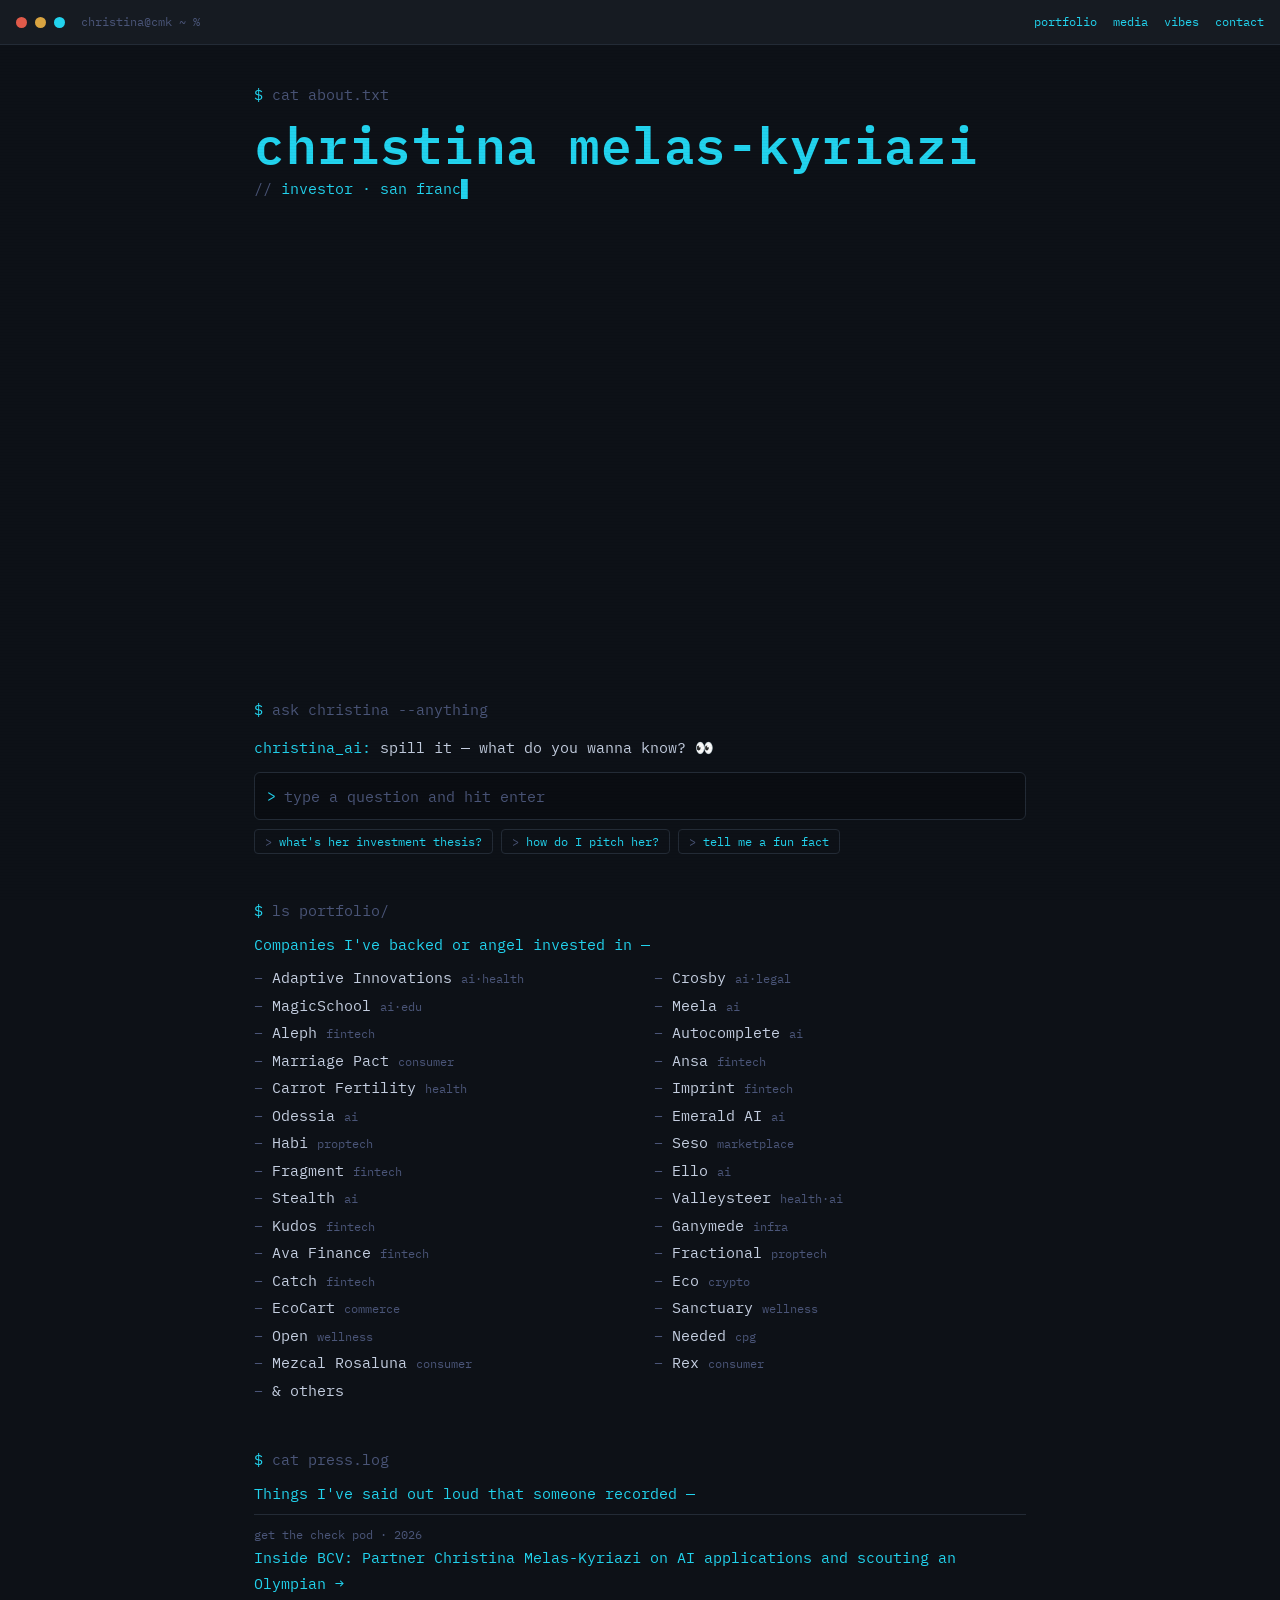
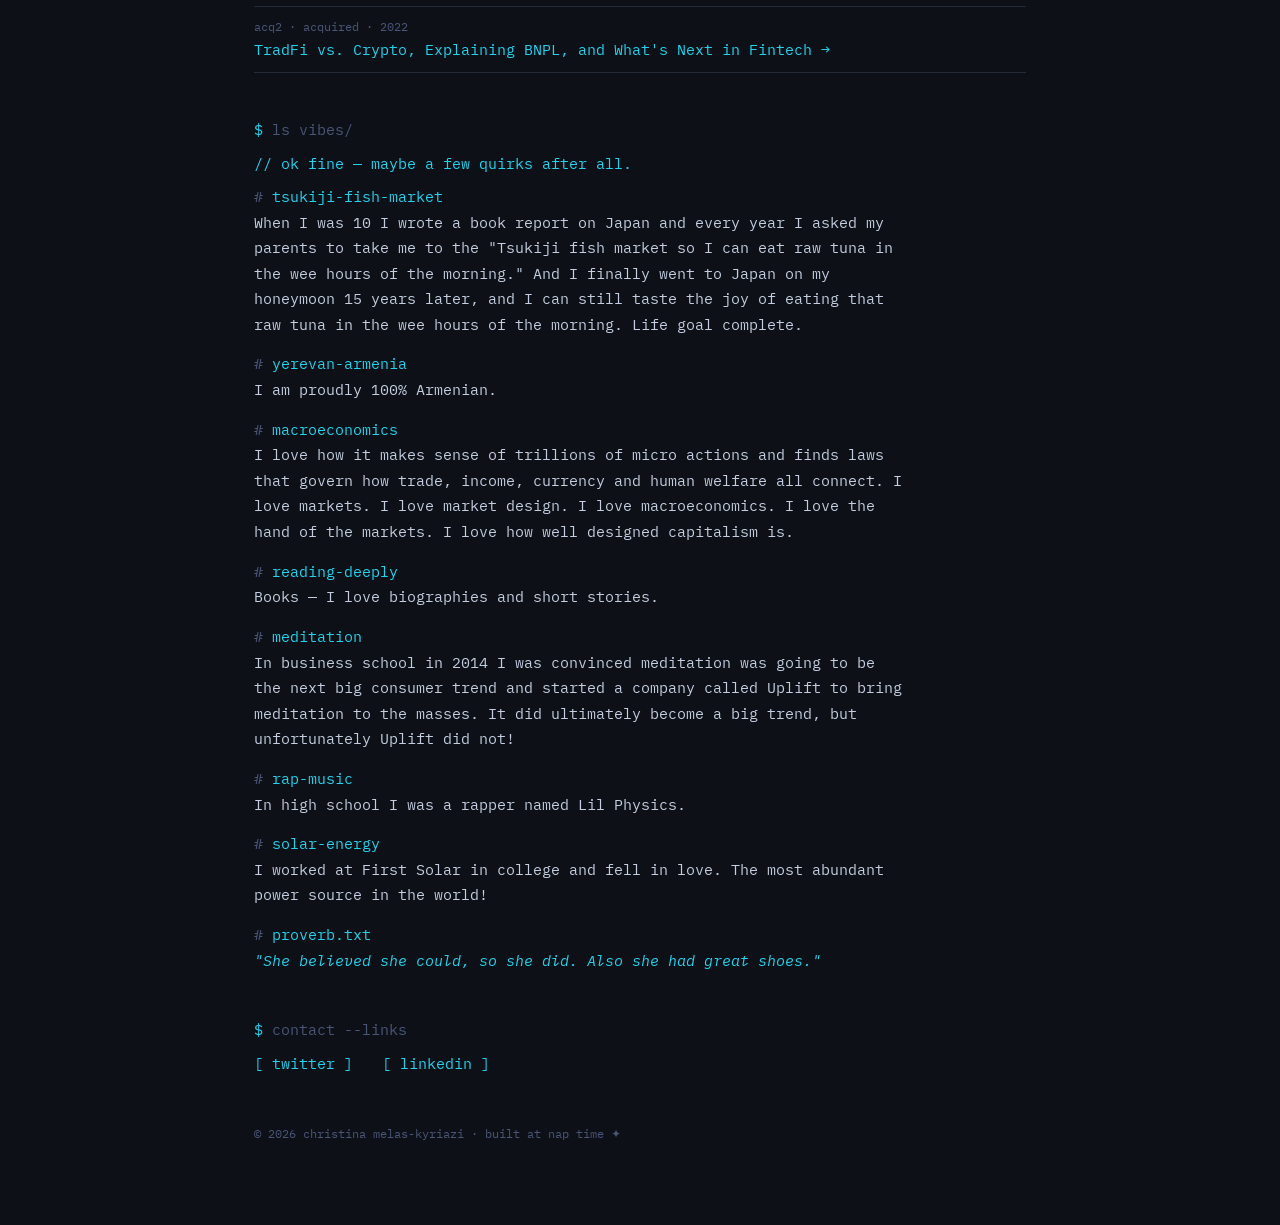
<file: index.html>
<!DOCTYPE html>
<html lang="en">
<head>
  <meta charset="UTF-8" />
  <meta name="viewport" content="width=device-width, initial-scale=1.0" />
  <title>christina@cmk ~ %</title>
  <link rel="preconnect" href="https://fonts.googleapis.com" />
  <link rel="preconnect" href="https://fonts.gstatic.com" crossorigin />
  <link href="https://fonts.googleapis.com/css2?family=IBM+Plex+Mono:wght@400;500;600;700&display=swap" rel="stylesheet" />
  <link rel="stylesheet" href="terminal.css?v=5" />
</head>
<body>

  <div class="term-bar">
    <span class="dot r"></span>
    <span class="dot y"></span>
    <span class="dot g"></span>
    <span class="term-bar-title">christina@cmk ~ %</span>
    <nav class="term-nav">
      <a href="#portfolio">portfolio</a>
      <a href="#media">media</a>
      <a href="#vibes">vibes</a>
      <a href="#contact">contact</a>
    </nav>
  </div>

  <main class="session">

    <!-- HERO / ABOUT -->
    <div class="cmd">cat about.txt</div>
    <div class="out">
      <div class="hero-name" id="heroName"></div>
      <div class="hero-tag" id="heroTag"></div>
    </div>

    <div class="out about-text" id="aboutBlock" style="margin-top:1.25rem;">
      <p>There is often a beauty to a personal website, because you get to see someone's quirks. But that's not what this is. I don't do that. But if you found this somehow, that's cool.</p>
      <p>To the extent I am defined by how I spend my time and who I am surrounded by, you'll find that I spend a lot of time with founders, builders, researchers, investors, designers, though increasingly trying to befriend some more doctors as I get older (hello!) I also spend time with little humans who remind me every day of the beauty of doing or learning something for the first time. Or running in the presidio, or drinking a matcha latte.</p>
      <p>I am endlessly fascinated by the quirks of humans. Why do we all have these silly little tics and change is so hard for us, yet we're oh so adaptive as a species. I love that human intelligence is shaped so differently from artificial intelligence and I think we should embrace that. I am trying hard to avoid the pull towards AI slop.</p>
    </div>

    <!-- CHAT -->
    <div class="cmd">ask christina --anything</div>
    <div class="chat-out">
      <div class="chat-log" id="chatLog">
        <div class="chat-line"><span class="who">christina_ai:</span> <span class="txt">spill it — what do you wanna know? 👀</span></div>
      </div>
      <form class="chat-input-line" id="chatForm">
        <span class="prompt">&gt;</span>
        <input type="text" id="chatInput" placeholder="type a question and hit enter" autocomplete="off" />
      </form>
      <div class="chat-hints" id="chatHints">
        <button type="button" class="chat-hint">what's her investment thesis?</button>
        <button type="button" class="chat-hint">how do I pitch her?</button>
        <button type="button" class="chat-hint">tell me a fun fact</button>
      </div>
    </div>

    <!-- PORTFOLIO -->
    <div class="cmd" id="portfolio">ls portfolio/</div>
    <div class="out">Companies I've backed or angel invested in —</div>
    <div class="portfolio-out">
      <span class="co">Adaptive Innovations <span class="tag">ai·health</span></span>
      <span class="co">Crosby <span class="tag">ai·legal</span></span>
      <span class="co">MagicSchool <span class="tag">ai·edu</span></span>
      <span class="co">Meela <span class="tag">ai</span></span>
      <span class="co">Aleph <span class="tag">fintech</span></span>
      <span class="co">Autocomplete <span class="tag">ai</span></span>
      <span class="co">Marriage Pact <span class="tag">consumer</span></span>
      <span class="co">Ansa <span class="tag">fintech</span></span>
      <span class="co">Carrot Fertility <span class="tag">health</span></span>
      <span class="co">Imprint <span class="tag">fintech</span></span>
      <span class="co">Odessia <span class="tag">ai</span></span>
      <span class="co">Emerald AI <span class="tag">ai</span></span>
      <span class="co">Habi <span class="tag">proptech</span></span>
      <span class="co">Seso <span class="tag">marketplace</span></span>
      <span class="co">Fragment <span class="tag">fintech</span></span>
      <span class="co">Ello <span class="tag">ai</span></span>
      <span class="co">Stealth <span class="tag">ai</span></span>
      <span class="co">Valleysteer <span class="tag">health·ai</span></span>
      <span class="co">Kudos <span class="tag">fintech</span></span>
      <span class="co">Ganymede <span class="tag">infra</span></span>
      <span class="co">Ava Finance <span class="tag">fintech</span></span>
      <span class="co">Fractional <span class="tag">proptech</span></span>
      <span class="co">Catch <span class="tag">fintech</span></span>
      <span class="co">Eco <span class="tag">crypto</span></span>
      <span class="co">EcoCart <span class="tag">commerce</span></span>
      <span class="co">Sanctuary <span class="tag">wellness</span></span>
      <span class="co">Open <span class="tag">wellness</span></span>
      <span class="co">Needed <span class="tag">cpg</span></span>
      <span class="co">Mezcal Rosaluna <span class="tag">consumer</span></span>
      <span class="co">Rex <span class="tag">consumer</span></span>
      <span class="co">&amp; others <span class="tag"></span></span>
    </div>

    <!-- MEDIA -->
    <div class="cmd" id="media">cat press.log</div>
    <div class="out">Things I've said out loud that someone recorded —</div>
    <div class="media-out">
      <a class="media-row" href="https://getthecheckpod.substack.com/p/inside-bcv-partner-christina-melas" target="_blank" rel="noopener">
        <div class="m-meta">get the check pod · 2026</div>
        <div class="m-title">Inside BCV: Partner Christina Melas-Kyriazi on AI applications and scouting an Olympian →</div>
      </a>
      <a class="media-row" href="https://www.acquired.fm/acq2-episodes/tradfi-vs-crypto-explaining-bnpl-and-whats-next-in-fintech-with-bain-capital-ventures-christina-melas-kyriazi" target="_blank" rel="noopener">
        <div class="m-meta">acq2 · acquired · 2022</div>
        <div class="m-title">TradFi vs. Crypto, Explaining BNPL, and What's Next in Fintech →</div>
      </a>
    </div>

    <!-- VIBES -->
    <div class="cmd" id="vibes">ls vibes/</div>
    <div class="out">// ok fine — maybe a few quirks after all.</div>
    <div class="vibes-out">
      <div class="vibe"><div class="v-name">tsukiji-fish-market</div><div class="v-desc">When I was 10 I wrote a book report on Japan and every year I asked my parents to take me to the "Tsukiji fish market so I can eat raw tuna in the wee hours of the morning." And I finally went to Japan on my honeymoon 15 years later, and I can still taste the joy of eating that raw tuna in the wee hours of the morning. Life goal complete.</div></div>
      <div class="vibe"><div class="v-name">yerevan-armenia</div><div class="v-desc">I am proudly 100% Armenian.</div></div>
      <div class="vibe"><div class="v-name">macroeconomics</div><div class="v-desc">I love how it makes sense of trillions of micro actions and finds laws that govern how trade, income, currency and human welfare all connect. I love markets. I love market design. I love macroeconomics. I love the hand of the markets. I love how well designed capitalism is.</div></div>
      <div class="vibe"><div class="v-name">reading-deeply</div><div class="v-desc">Books — I love biographies and short stories.</div></div>
      <div class="vibe"><div class="v-name">meditation</div><div class="v-desc">In business school in 2014 I was convinced meditation was going to be the next big consumer trend and started a company called Uplift to bring meditation to the masses. It did ultimately become a big trend, but unfortunately Uplift did not!</div></div>
      <div class="vibe"><div class="v-name">rap-music</div><div class="v-desc">In high school I was a rapper named Lil Physics.</div></div>
      <div class="vibe"><div class="v-name">solar-energy</div><div class="v-desc">I worked at First Solar in college and fell in love. The most abundant power source in the world!</div></div>
      <div class="vibe quote"><div class="v-name">proverb.txt</div><div class="v-desc">"She believed she could, so she did. Also she had great shoes."</div></div>
    </div>

    <!-- CONTACT -->
    <div class="cmd" id="contact">contact --links</div>
    <div class="contact-out">
      <a href="https://x.com/ChristinaPhili5" target="_blank" rel="noopener">[ twitter ]</a>
      <a href="https://www.linkedin.com/in/christinanphillips/" target="_blank" rel="noopener">[ linkedin ]</a>
    </div>

    <div class="foot">© 2026 christina melas-kyriazi · built at nap time ✦</div>

  </main>

  <script src="terminal.js?v=2"></script>
</body>
</html>
</file>
<file: terminal.css>
/* ── Terminal theme ── */
*, *::before, *::after { box-sizing: border-box; margin: 0; padding: 0; }

:root {
  --bg:        #0D1117;
  --bg-panel:  #161B22;
  --bg-inset:  #0A0D12;
  --border:    #232B36;
  --green:     #22D3EE;
  --green-dim: #4A5578;
  --green-br:  #C4CEE0;
  --amber:     #22D3EE;
  --amber-dim: #0E9AB0;
}

html { scroll-behavior: smooth; }

body {
  background: var(--bg);
  color: var(--green);
  font-family: 'IBM Plex Mono', ui-monospace, Menlo, Monaco, monospace;
  font-size: 15px;
  line-height: 1.7;
  padding-top: 42px;
  -webkit-font-smoothing: antialiased;
}

/* subtle scanline texture */
body::before {
  content: '';
  position: fixed;
  inset: 0;
  pointer-events: none;
  background: repeating-linear-gradient(
    to bottom,
    rgba(0,0,0,0) 0px,
    rgba(0,0,0,0) 2px,
    rgba(0,0,0,0.12) 3px
  );
  z-index: 50;
  opacity: 0.5;
}

/* ── Top window bar ── */
.term-bar {
  position: fixed;
  top: 0; left: 0; right: 0;
  z-index: 100;
  display: flex;
  align-items: center;
  gap: 8px;
  padding: 12px 16px;
  background: var(--bg-panel);
  border-bottom: 1px solid var(--border);
}
.dot { width: 11px; height: 11px; border-radius: 50%; }
.dot.r { background: #e05a4a; }
.dot.y { background: #d9a441; }
.dot.g { background: var(--green); }
.term-bar-title {
  margin-left: 8px;
  font-size: 12px;
  color: var(--green-dim);
}
.term-nav {
  margin-left: auto;
  display: flex;
  gap: 16px;
}
.term-nav a {
  color: var(--amber);
  text-decoration: none;
  font-size: 12px;
}
.term-nav a:hover { text-decoration: underline; }

/* ── Session layout ── */
.session {
  max-width: 820px;
  margin: 0 auto;
  padding: 2.5rem 1.5rem 5rem;
}

.cmd {
  color: var(--green-dim);
  margin-top: 2.75rem;
}
.cmd::before { content: '$ '; color: var(--green); }
.cmd:first-of-type { margin-top: 0; }

.out { margin-top: 0.5rem; }

/* ── Hero ── */
.hero-name {
  font-family: 'IBM Plex Mono', monospace;
  color: var(--amber);
  font-size: clamp(1.9rem, 6vw, 3.2rem);
  line-height: 1.1;
  font-weight: 600;
  margin: 0.5rem 0 0.25rem;
  letter-spacing: 0.01em;
}
.hero-tag { color: var(--green); }
.hero-tag::before { content: '// '; color: var(--green-dim); }

.cursor {
  display: inline-block;
  width: 0.6em;
  background: var(--green);
  color: var(--green);
  animation: blink 1.1s step-end infinite;
}
@keyframes blink { 50% { opacity: 0; } }

.typing::after {
  content: '▊';
  color: var(--green);
  animation: blink 1.1s step-end infinite;
}

/* ── About prose ── */
.about-text p { color: var(--green-br); max-width: 68ch; margin-bottom: 0.75rem; }
.about-text p:last-child { margin-bottom: 0; }

/* ── Chat ── */
.chat-out { margin-top: 0.75rem; }
.chat-log {
  display: flex;
  flex-direction: column;
  gap: 0.4rem;
  margin-bottom: 0.75rem;
}
.chat-line { max-width: 72ch; }
.chat-line .who { color: var(--amber); }
.chat-line.user .who { color: var(--green-dim); }
.chat-line .txt { color: var(--green-br); }
.chat-line.typing-line .txt { color: var(--green-dim); font-style: italic; }

.chat-input-line {
  display: flex;
  align-items: center;
  gap: 8px;
  background: var(--bg-inset);
  border: 1px solid var(--border);
  border-radius: 6px;
  padding: 10px 12px;
}
.chat-input-line .prompt { color: var(--green); }
.chat-input-line input {
  flex: 1;
  background: none;
  border: none;
  outline: none;
  color: var(--green-br);
  font-family: inherit;
  font-size: 15px;
  min-width: 0;
}
.chat-input-line input::placeholder { color: var(--green-dim); }

.chat-hints {
  display: flex;
  flex-wrap: wrap;
  gap: 8px;
  margin-top: 0.6rem;
}
.chat-hint {
  background: none;
  border: 1px solid var(--border);
  border-radius: 4px;
  color: var(--amber);
  font-family: inherit;
  font-size: 12px;
  padding: 4px 10px;
  cursor: pointer;
}
.chat-hint:hover { background: var(--bg-inset); }
.chat-hint::before { content: '> '; color: var(--green-dim); }

/* ── Portfolio list ── */
.portfolio-out {
  display: grid;
  grid-template-columns: repeat(auto-fill, minmax(240px, 1fr));
  gap: 2px 28px;
  margin-top: 0.5rem;
}
.co { color: var(--green-br); }
.co .tag { color: var(--green-dim); font-size: 12px; }
.co::before { content: '– '; color: var(--green-dim); }

/* ── Media ── */
.media-out { margin-top: 0.5rem; }
.media-row {
  display: block;
  text-decoration: none;
  padding: 0.6rem 0;
  border-bottom: 1px solid var(--border);
}
.media-row:first-child { border-top: 1px solid var(--border); }
.media-row .m-meta { color: var(--green-dim); font-size: 12px; }
.media-row .m-title { color: var(--amber); }
.media-row:hover .m-title { text-decoration: underline; }

/* ── Vibes ── */
.vibes-out { margin-top: 0.5rem; }
.vibe {
  margin-bottom: 0.9rem;
  max-width: 72ch;
}
.vibe .v-name { color: var(--amber); }
.vibe .v-name::before { content: '# '; color: var(--green-dim); }
.vibe .v-desc { color: var(--green-br); }
.vibe.quote .v-desc { color: var(--green); font-style: italic; }

/* ── Contact ── */
.contact-out { margin-top: 0.5rem; }
.contact-out a {
  color: var(--amber);
  text-decoration: none;
  margin-right: 1.25rem;
}
.contact-out a:hover { text-decoration: underline; }

.foot {
  margin-top: 3rem;
  color: var(--green-dim);
  font-size: 12px;
}

@media (max-width: 560px) {
  .term-nav { display: none; }
  body { font-size: 14px; }
}
</file>
